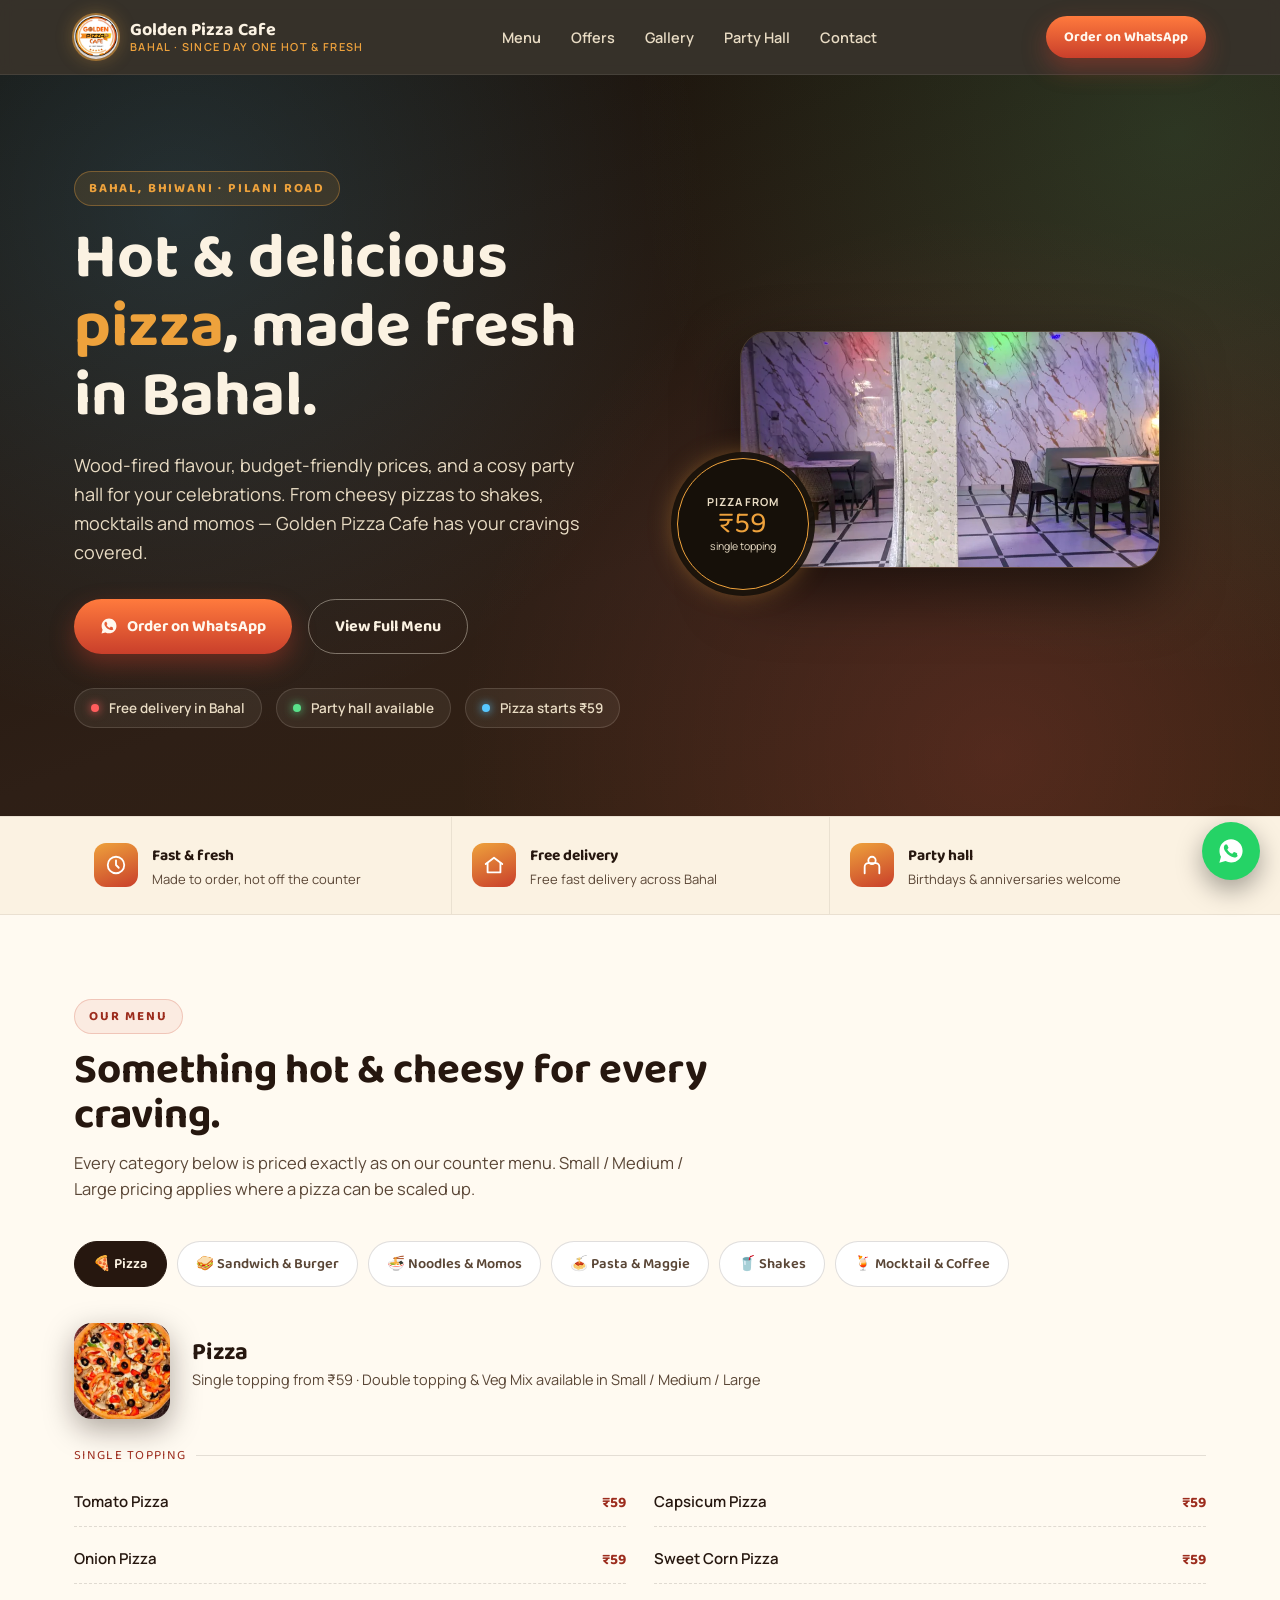
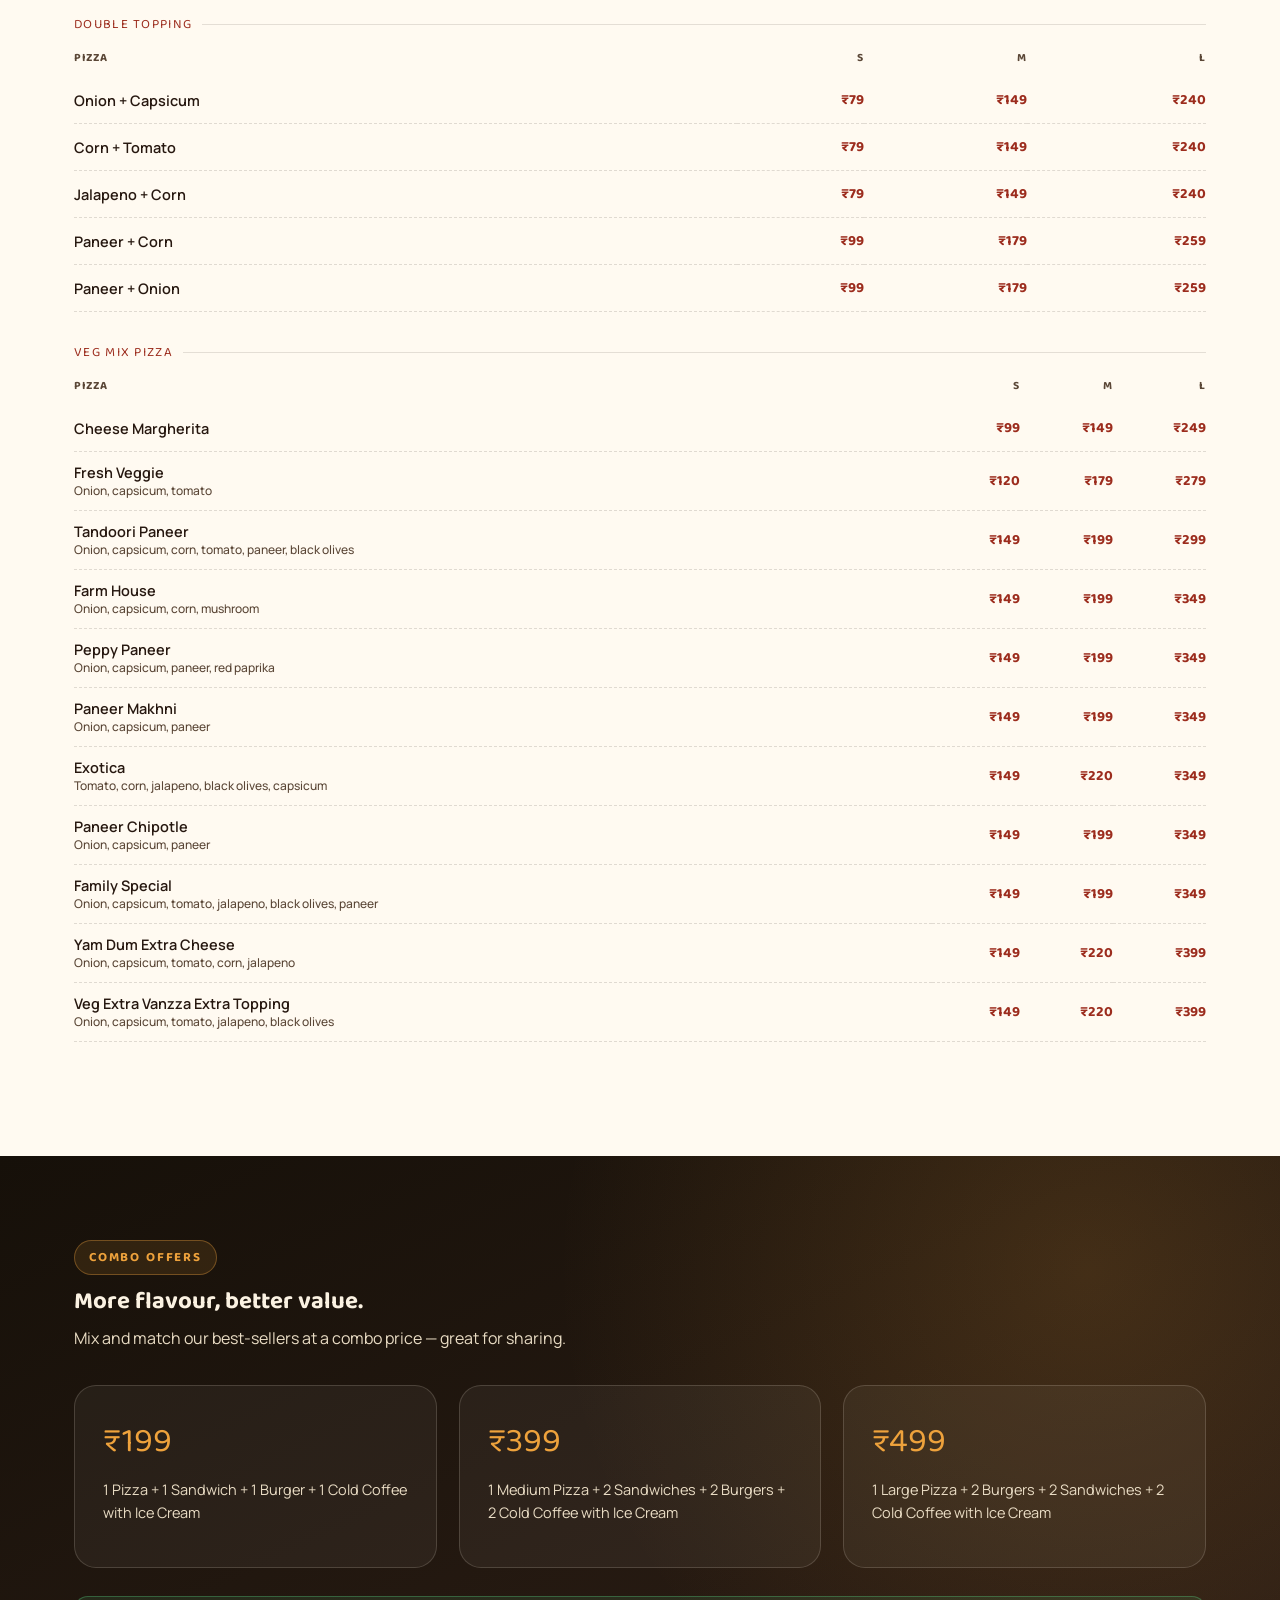
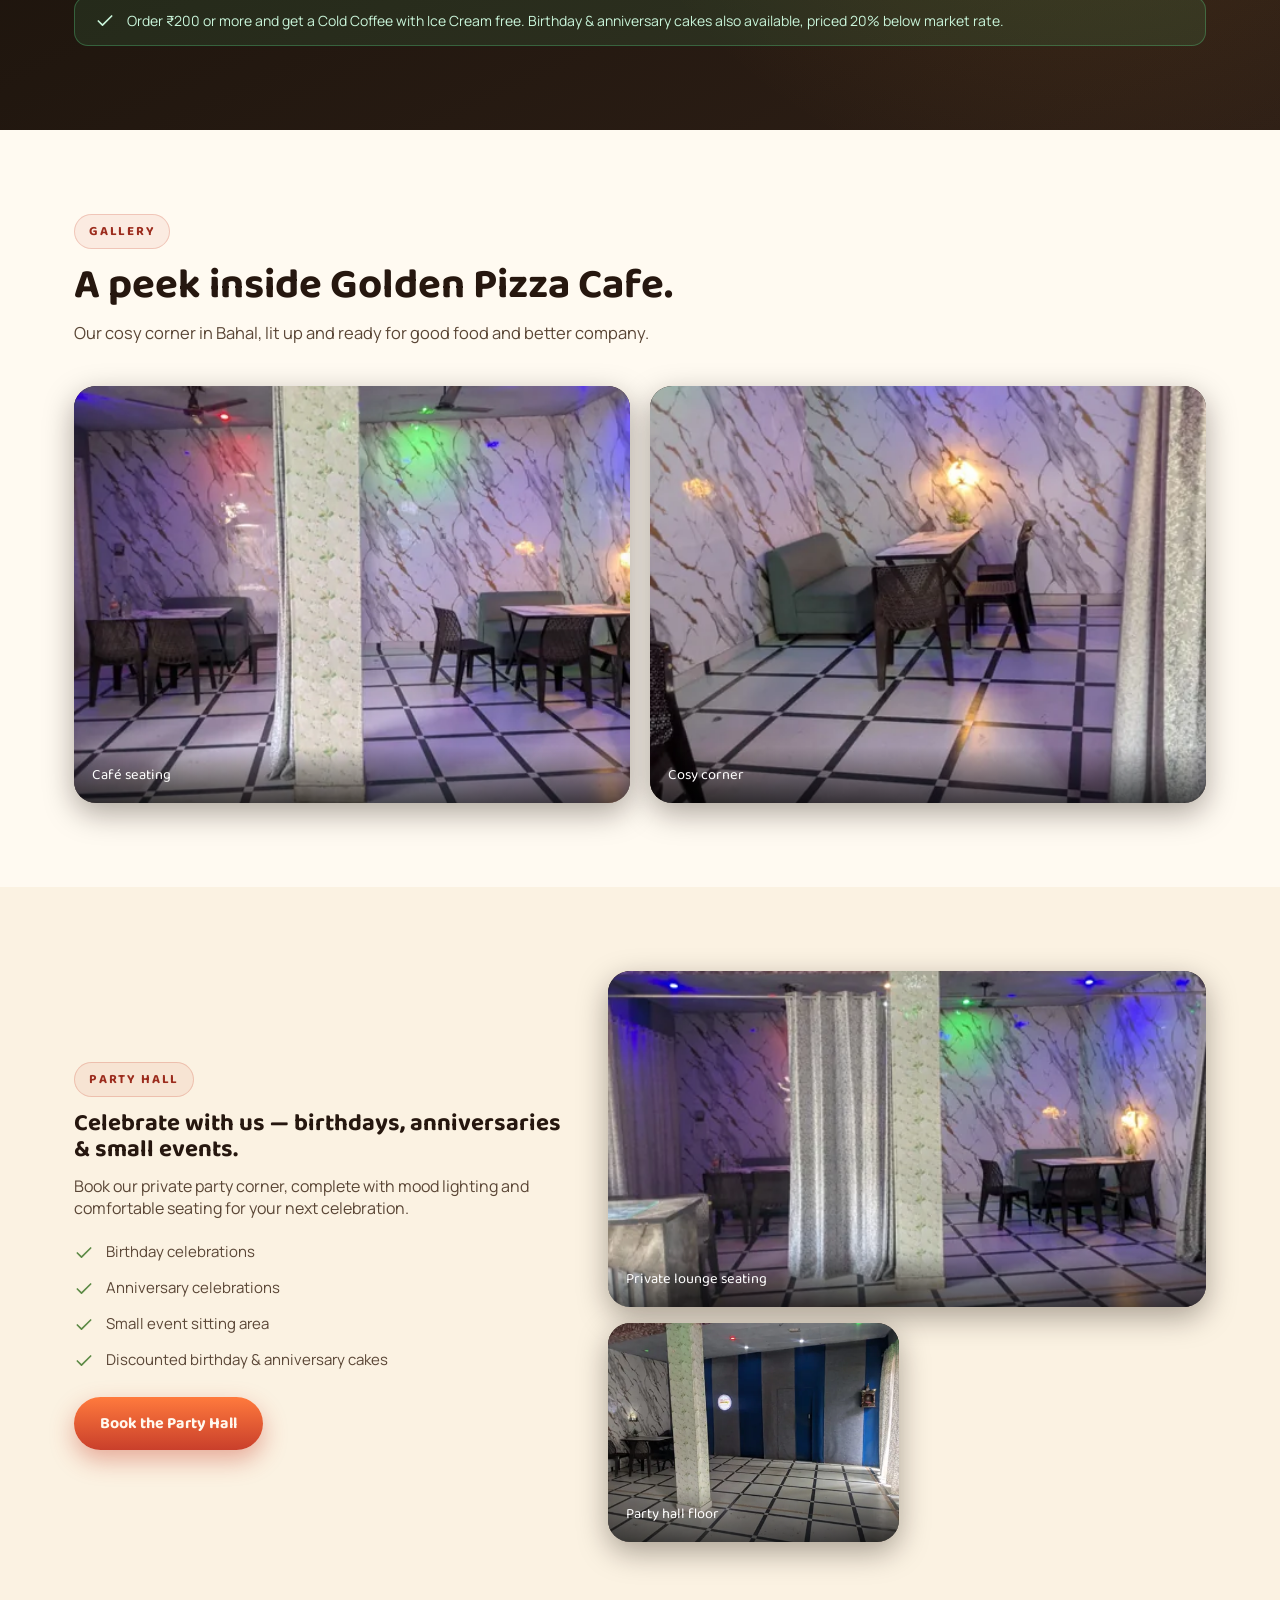
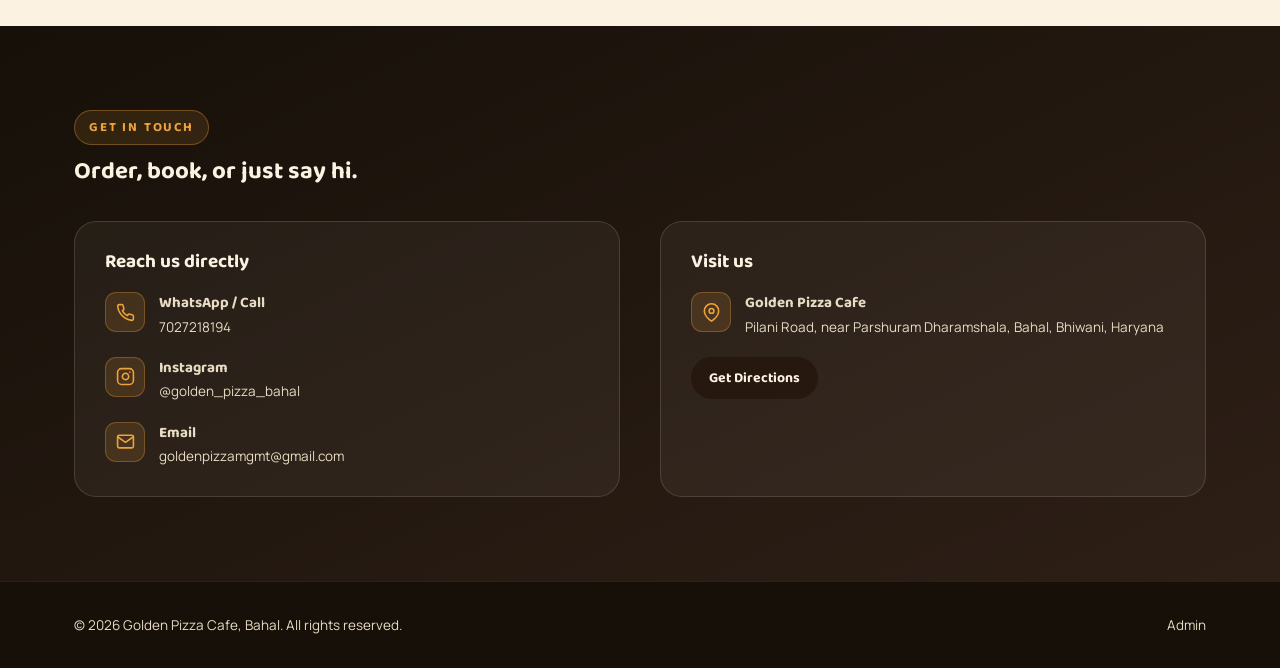
<file: index.html>
<!DOCTYPE html>
<html lang="en">
<head>
<meta charset="UTF-8">
<meta name="viewport" content="width=device-width, initial-scale=1.0">
<title>Golden Pizza Cafe — Bahal | Hot & Delicious Pizza, Party Hall Bookings</title>
<meta name="description" content="Golden Pizza Cafe, Bahal (Bhiwani) — pizza starting ₹59, sandwiches, burgers, noodles, momos, shakes & mocktails. Party hall available for birthdays & anniversaries. Order on WhatsApp: 7027218194.">
<link rel="icon" href="assets/brand/logo-120.png">
<link rel="stylesheet" href="styles.css">
</head>
<body>
<a href="#main" class="skip-link">Skip to content</a>

<!-- ============ NAV ============ -->
<header class="nav">
  <div class="container nav-row">
    <a href="#top" class="brand">
      <img src="assets/brand/logo-120.png" alt="Golden Pizza Cafe logo" width="44" height="44">
      <span class="brand-text">Golden Pizza Cafe<span>Bahal · Since Day One Hot &amp; Fresh</span></span>
    </a>
    <nav>
      <ul class="nav-links" id="navLinks">
        <li><a href="#menu">Menu</a></li>
        <li><a href="#combos">Offers</a></li>
        <li><a href="#gallery">Gallery</a></li>
        <li><a href="#party-hall">Party Hall</a></li>
        <li><a href="#contact">Contact</a></li>
        <li><a class="btn btn-primary btn-sm" href="https://wa.me/917027218194?text=Hi%20Golden%20Pizza%20Cafe%2C%20I%27d%20like%20to%20order" target="_blank" rel="noopener">Order on WhatsApp</a></li>
      </ul>
    </nav>
    <div class="nav-actions">
      <a class="btn btn-primary btn-sm" href="https://wa.me/917027218194?text=Hi%20Golden%20Pizza%20Cafe%2C%20I%27d%20like%20to%20order" target="_blank" rel="noopener">Order on WhatsApp</a>
      <button class="nav-toggle" id="navToggle" aria-label="Toggle menu" aria-expanded="false" aria-controls="navLinks">
        <svg viewBox="0 0 24 24" fill="none" stroke="currentColor" stroke-width="2" stroke-linecap="round"><line x1="3" y1="6" x2="21" y2="6"/><line x1="3" y1="12" x2="21" y2="12"/><line x1="3" y1="18" x2="21" y2="18"/></svg>
      </button>
    </div>
  </div>
</header>

<main id="main">
<!-- ============ HERO ============ -->
<section class="hero" id="top">
  <div class="container hero-grid">
    <div>
      <span class="eyebrow on-dark">Bahal, Bhiwani · Pilani Road</span>
      <h1>Hot &amp; delicious <em>pizza</em>, made fresh in Bahal.</h1>
      <p class="lead">Wood-fired flavour, budget-friendly prices, and a cosy party hall for your celebrations. From cheesy pizzas to shakes, mocktails and momos — Golden Pizza Cafe has your cravings covered.</p>
      <div class="hero-cta">
        <a class="btn btn-primary" href="https://wa.me/917027218194?text=Hi%20Golden%20Pizza%20Cafe%2C%20I%27d%20like%20to%20order" target="_blank" rel="noopener">
          <svg viewBox="0 0 24 24" fill="currentColor"><path d="M12.04 2C6.58 2 2.13 6.45 2.13 11.91c0 1.79.47 3.47 1.29 4.93L2 22l5.29-1.39a9.9 9.9 0 0 0 4.75 1.21h.01c5.46 0 9.9-4.45 9.9-9.91C21.95 6.45 17.5 2 12.04 2zm5.8 14.03c-.25.7-1.24 1.29-2.03 1.46-.55.11-1.26.2-3.65-.78-2.98-1.23-4.9-4.24-5.05-4.44-.15-.2-1.21-1.61-1.21-3.07s.75-2.18 1.02-2.48c.25-.28.55-.35.73-.35h.53c.17 0 .4-.03.63.48.25.55.85 1.9.92 2.04.07.14.12.31.02.5-.09.19-.14.31-.28.47-.14.16-.29.36-.42.48-.14.14-.28.29-.12.57.16.28.72 1.19 1.55 1.93 1.06.95 1.96 1.24 2.24 1.38.28.14.45.12.62-.07.17-.2.71-.83.9-1.11.19-.28.38-.24.63-.14.26.09 1.63.77 1.9.91.28.14.46.21.53.33.07.12.07.66-.18 1.36z"/></svg>
          Order on WhatsApp
        </a>
        <a class="btn btn-ghost" href="#menu">View Full Menu</a>
      </div>
      <div class="hero-badges">
        <span class="badge-chip"><span class="dot red"></span>Free delivery in Bahal</span>
        <span class="badge-chip"><span class="dot green"></span>Party hall available</span>
        <span class="badge-chip"><span class="dot blue"></span>Pizza starts ₹59</span>
      </div>
    </div>
    <div class="hero-visual">
      <div class="hero-photo-frame">
        <picture>
          <source type="image/webp" srcset="assets/hero/hero-bg-800.webp 800w, assets/hero/hero-bg-1200.webp 1200w, assets/hero/hero-bg-1600.webp 1600w, assets/hero/hero-bg-2000.webp 2000w" sizes="(max-width:600px) 90vw, 420px">
          <img src="assets/hero/hero-bg-1200.jpg" srcset="assets/hero/hero-bg-800.jpg 800w, assets/hero/hero-bg-1200.jpg 1200w, assets/hero/hero-bg-1600.jpg 1600w, assets/hero/hero-bg-2000.jpg 2000w" sizes="(max-width:600px) 90vw, 420px" alt="Seating area inside Golden Pizza Cafe, Bahal" loading="eager" width="1200" height="675">
        </picture>
      </div>
      <div class="hero-price-badge">
        <span class="top">Pizza from</span>
        <span class="amt">₹59</span>
        <span class="sub">single topping</span>
      </div>
    </div>
  </div>
</section>

<!-- ============ ABOUT STRIP ============ -->
<section class="strip" style="padding:0;">
  <div class="container">
    <div class="strip-item">
      <div class="strip-icon"><svg viewBox="0 0 24 24" fill="none" stroke="currentColor" stroke-width="2" stroke-linecap="round" stroke-linejoin="round"><circle cx="12" cy="12" r="9"/><path d="M12 7v5l3 3"/></svg></div>
      <div><strong>Fast &amp; fresh</strong><span>Made to order, hot off the counter</span></div>
    </div>
    <div class="strip-item">
      <div class="strip-icon"><svg viewBox="0 0 24 24" fill="none" stroke="currentColor" stroke-width="2" stroke-linecap="round" stroke-linejoin="round"><path d="M3 11l9-7 9 7"/><path d="M5 10v10h14V10"/></svg></div>
      <div><strong>Free delivery</strong><span>Free fast delivery across Bahal</span></div>
    </div>
    <div class="strip-item">
      <div class="strip-icon"><svg viewBox="0 0 24 24" fill="none" stroke="currentColor" stroke-width="2" stroke-linecap="round" stroke-linejoin="round"><path d="M4 21v-7a4 4 0 014-4h8a4 4 0 014 4v7"/><circle cx="12" cy="7" r="4"/></svg></div>
      <div><strong>Party hall</strong><span>Birthdays &amp; anniversaries welcome</span></div>
    </div>
  </div>
</section>

<!-- ============ MENU ============ -->
<section class="menu" id="menu">
  <div class="container">
    <div class="section-head">
      <span class="eyebrow">Our Menu</span>
      <h2>Something hot &amp; cheesy for every craving.</h2>
      <p>Every category below is priced exactly as on our counter menu. Small / Medium / Large pricing applies where a pizza can be scaled up.</p>
    </div>

    <div class="menu-tabs" role="tablist" aria-label="Menu categories">
      <button class="menu-tab active" data-tab="pizza" role="tab" aria-selected="true">🍕 Pizza</button>
      <button class="menu-tab" data-tab="sandwich" role="tab" aria-selected="false">🥪 Sandwich &amp; Burger</button>
      <button class="menu-tab" data-tab="noodles" role="tab" aria-selected="false">🍜 Noodles &amp; Momos</button>
      <button class="menu-tab" data-tab="pasta" role="tab" aria-selected="false">🍝 Pasta &amp; Maggie</button>
      <button class="menu-tab" data-tab="shakes" role="tab" aria-selected="false">🥤 Shakes</button>
      <button class="menu-tab" data-tab="mocktail" role="tab" aria-selected="false">🍹 Mocktail &amp; Coffee</button>
    </div>

    <!-- PIZZA -->
    <div class="menu-panel active" data-panel="pizza">
      <div class="menu-panel-head">
        <div class="menu-panel-photo">
          <picture>
            <source type="image/webp" srcset="assets/menu/pizza-300.webp 300w, assets/menu/pizza-500.webp 500w" sizes="96px">
            <img src="assets/menu/pizza-300.jpg" srcset="assets/menu/pizza-300.jpg 300w, assets/menu/pizza-500.jpg 500w" sizes="96px" alt="Golden Pizza Cafe veg mix pizza with olives, capsicum and tomato" loading="lazy" width="300" height="300">
          </picture>
        </div>
        <div>
          <h3>Pizza</h3>
          <p>Single topping from ₹59 · Double topping &amp; Veg Mix available in Small / Medium / Large</p>
        </div>
      </div>

      <div class="menu-group">
        <div class="menu-group-title">Single Topping</div>
        <ul class="menu-list">
          <li><span class="menu-item-name">Tomato Pizza</span><span class="menu-item-price">₹59</span></li>
          <li><span class="menu-item-name">Capsicum Pizza</span><span class="menu-item-price">₹59</span></li>
          <li><span class="menu-item-name">Onion Pizza</span><span class="menu-item-price">₹59</span></li>
          <li><span class="menu-item-name">Sweet Corn Pizza</span><span class="menu-item-price">₹59</span></li>
        </ul>
      </div>

      <div class="menu-group">
        <div class="menu-group-title">Double Topping</div>
        <table class="price-table">
          <thead><tr><th>Pizza</th><th>S</th><th>M</th><th>L</th></tr></thead>
          <tbody>
            <tr><td>Onion + Capsicum</td><td>₹79</td><td>₹149</td><td>₹240</td></tr>
            <tr><td>Corn + Tomato</td><td>₹79</td><td>₹149</td><td>₹240</td></tr>
            <tr><td>Jalapeno + Corn</td><td>₹79</td><td>₹149</td><td>₹240</td></tr>
            <tr><td>Paneer + Corn</td><td>₹99</td><td>₹179</td><td>₹259</td></tr>
            <tr><td>Paneer + Onion</td><td>₹99</td><td>₹179</td><td>₹259</td></tr>
          </tbody>
        </table>
      </div>

      <div class="menu-group">
        <div class="menu-group-title">Veg Mix Pizza</div>
        <table class="price-table">
          <thead><tr><th>Pizza</th><th>S</th><th>M</th><th>L</th></tr></thead>
          <tbody>
            <tr><td>Cheese Margherita</td><td>₹99</td><td>₹149</td><td>₹249</td></tr>
            <tr><td>Fresh Veggie <small>Onion, capsicum, tomato</small></td><td>₹120</td><td>₹179</td><td>₹279</td></tr>
            <tr><td>Tandoori Paneer <small>Onion, capsicum, corn, tomato, paneer, black olives</small></td><td>₹149</td><td>₹199</td><td>₹299</td></tr>
            <tr><td>Farm House <small>Onion, capsicum, corn, mushroom</small></td><td>₹149</td><td>₹199</td><td>₹349</td></tr>
            <tr><td>Peppy Paneer <small>Onion, capsicum, paneer, red paprika</small></td><td>₹149</td><td>₹199</td><td>₹349</td></tr>
            <tr><td>Paneer Makhni <small>Onion, capsicum, paneer</small></td><td>₹149</td><td>₹199</td><td>₹349</td></tr>
            <tr><td>Exotica <small>Tomato, corn, jalapeno, black olives, capsicum</small></td><td>₹149</td><td>₹220</td><td>₹349</td></tr>
            <tr><td>Paneer Chipotle <small>Onion, capsicum, paneer</small></td><td>₹149</td><td>₹199</td><td>₹349</td></tr>
            <tr><td>Family Special <small>Onion, capsicum, tomato, jalapeno, black olives, paneer</small></td><td>₹149</td><td>₹199</td><td>₹349</td></tr>
            <tr><td>Yam Dum Extra Cheese <small>Onion, capsicum, tomato, corn, jalapeno</small></td><td>₹149</td><td>₹220</td><td>₹399</td></tr>
            <tr><td>Veg Extra Vanzza Extra Topping <small>Onion, capsicum, tomato, jalapeno, black olives</small></td><td>₹149</td><td>₹220</td><td>₹399</td></tr>
          </tbody>
        </table>
      </div>
    </div>

    <!-- SANDWICH & BURGER -->
    <div class="menu-panel" data-panel="sandwich">
      <div class="menu-panel-head">
        <div class="menu-panel-photo">
          <picture>
            <source type="image/webp" srcset="assets/menu/burger-300.webp 300w, assets/menu/burger-500.webp 500w" sizes="96px">
            <img src="assets/menu/burger-300.jpg" srcset="assets/menu/burger-300.jpg 300w, assets/menu/burger-500.jpg 500w" sizes="96px" alt="Golden Pizza Cafe burgers with fries" loading="lazy" width="300" height="300">
          </picture>
        </div>
        <div>
          <h3>Sandwich &amp; Burger</h3>
          <p>Loaded sandwiches and juicy burgers, grilled fresh</p>
        </div>
      </div>

      <div class="menu-group">
        <div class="menu-group-title">Sandwich</div>
        <ul class="menu-list">
          <li><span class="menu-item-name">Veg Sandwich</span><span class="menu-item-price">₹69</span></li>
          <li><span class="menu-item-name">American Veg Sandwich</span><span class="menu-item-price">₹79</span></li>
          <li><span class="menu-item-name">Tandoori Paneer Sandwich</span><span class="menu-item-price">₹99</span></li>
          <li><span class="menu-item-name">Paneer Makhni Sandwich</span><span class="menu-item-price">₹120</span></li>
          <li><span class="menu-item-name">Paneer Chipotle Sandwich</span><span class="menu-item-price">₹120</span></li>
          <li><span class="menu-item-name">Golden Pizza Special Sandwich</span><span class="menu-item-price">₹130</span></li>
        </ul>
      </div>

      <div class="menu-group">
        <div class="menu-group-title">Burger</div>
        <ul class="menu-list">
          <li><span class="menu-item-name">Veg Burger</span><span class="menu-item-price">₹39</span></li>
          <li><span class="menu-item-name">Aloo Tikki Burger</span><span class="menu-item-price">₹49</span></li>
          <li><span class="menu-item-name">Veg Tikki Burger</span><span class="menu-item-price">₹59</span></li>
          <li><span class="menu-item-name">Paneer Burger</span><span class="menu-item-price">₹69</span></li>
          <li><span class="menu-item-name">Tandoori Burger</span><span class="menu-item-price">₹69</span></li>
          <li><span class="menu-item-name">Makhni Burger</span><span class="menu-item-price">₹79</span></li>
        </ul>
      </div>

      <div class="menu-group">
        <div class="menu-group-title">Mini Bites <small style="text-transform:none; letter-spacing:0; color:var(--ink-soft); font-weight:500;">(half / small portions)</small></div>
        <ul class="menu-list">
          <li><span class="menu-item-name">Simple Burger</span><span class="menu-item-price">₹25</span></li>
          <li><span class="menu-item-name">Aloo Tikki Burger (mini)</span><span class="menu-item-price">₹30</span></li>
          <li><span class="menu-item-name">Finger Chips <small>Half / Full</small></span><span class="menu-item-price">₹30 <span class="sizes">/ ₹50</span></span></li>
          <li><span class="menu-item-name">Chowmein <small>Half / Full</small></span><span class="menu-item-price">₹30 <span class="sizes">/ ₹50</span></span></li>
          <li><span class="menu-item-name">Momos <small>Half / Full</small></span><span class="menu-item-price">₹30 <span class="sizes">/ ₹60</span></span></li>
        </ul>
      </div>
    </div>

    <!-- NOODLES & MOMOS -->
    <div class="menu-panel" data-panel="noodles">
      <div class="menu-panel-head">
        <div class="menu-panel-photo">
          <picture>
            <source type="image/webp" srcset="assets/menu/noodles-300.webp 300w, assets/menu/noodles-500.webp 500w" sizes="96px">
            <img src="assets/menu/noodles-300.jpg" srcset="assets/menu/noodles-300.jpg 300w, assets/menu/noodles-500.jpg 500w" sizes="96px" alt="Chinese noodles loaded with vegetables at Golden Pizza Cafe" loading="lazy" width="300" height="300">
          </picture>
        </div>
        <div>
          <h3>Noodles, Momos &amp; Starters</h3>
          <p>Wok-tossed Indo-Chinese favourites</p>
        </div>
      </div>

      <div class="menu-group">
        <div class="menu-group-title">Noodles</div>
        <ul class="menu-list">
          <li><span class="menu-item-name">Chinese Noodle</span><span class="menu-item-price">₹59</span></li>
          <li><span class="menu-item-name">Paneer Noodles</span><span class="menu-item-price">₹79</span></li>
          <li><span class="menu-item-name">Manchurian</span><span class="menu-item-price">₹79</span></li>
          <li><span class="menu-item-name">Chilli Potato</span><span class="menu-item-price">₹89</span></li>
        </ul>
      </div>

      <div class="menu-group">
        <div class="menu-group-title">Momos</div>
        <ul class="menu-list">
          <li><span class="menu-item-name">Steam Momos</span><span class="menu-item-price">₹59</span></li>
          <li><span class="menu-item-name">Fried Momos</span><span class="menu-item-price">₹69</span></li>
          <li><span class="menu-item-name">Gravy Momos</span><span class="menu-item-price">₹99</span></li>
        </ul>
      </div>

      <div class="menu-group">
        <div class="menu-group-title">Starters</div>
        <ul class="menu-list">
          <li><span class="menu-item-name">French Fries</span><span class="menu-item-price">₹69</span></li>
          <li><span class="menu-item-name">Piri Piri Fries</span><span class="menu-item-price">₹79</span></li>
          <li><span class="menu-item-name">Cheese Fries</span><span class="menu-item-price">₹99</span></li>
        </ul>
      </div>
    </div>

    <!-- PASTA & MAGGIE -->
    <div class="menu-panel" data-panel="pasta">
      <div class="menu-panel-head">
        <div>
          <h3>Pasta &amp; Maggie</h3>
          <p>Creamy sauces and comfort-food Maggie bowls</p>
        </div>
      </div>

      <div class="menu-group">
        <div class="menu-group-title">Pasta</div>
        <ul class="menu-list">
          <li><span class="menu-item-name">White Sauce Pasta</span><span class="menu-item-price">₹79</span></li>
          <li><span class="menu-item-name">Red Sauce Pasta</span><span class="menu-item-price">₹89</span></li>
          <li><span class="menu-item-name">Mix Sauce Pasta</span><span class="menu-item-price">₹120</span></li>
          <li><span class="menu-item-name">Makhni Sauce Pasta</span><span class="menu-item-price">₹149</span></li>
          <li><span class="menu-item-name">Tandoori Sauce Pasta</span><span class="menu-item-price">₹149</span></li>
        </ul>
      </div>

      <div class="menu-group">
        <div class="menu-group-title">Maggie</div>
        <ul class="menu-list">
          <li><span class="menu-item-name">Plain Maggie</span><span class="menu-item-price">₹39</span></li>
          <li><span class="menu-item-name">Veg Maggie</span><span class="menu-item-price">₹49</span></li>
          <li><span class="menu-item-name">Spice Tadka Maggie</span><span class="menu-item-price">₹59</span></li>
          <li><span class="menu-item-name">Maggie Mania</span><span class="menu-item-price">₹69</span></li>
        </ul>
      </div>
    </div>

    <!-- SHAKES -->
    <div class="menu-panel" data-panel="shakes">
      <div class="menu-panel-head">
        <div class="menu-panel-photo">
          <picture>
            <source type="image/webp" srcset="assets/menu/shakes-300.webp 300w, assets/menu/shakes-500.webp 500w" sizes="96px">
            <img src="assets/menu/shakes-300.jpg" srcset="assets/menu/shakes-300.jpg 300w, assets/menu/shakes-500.jpg 500w" sizes="96px" alt="Chocolate, strawberry and butterscotch shakes at Golden Pizza Cafe" loading="lazy" width="300" height="300">
          </picture>
        </div>
        <div>
          <h3>Shakes</h3>
          <p>Thick, creamy &amp; topped generously</p>
        </div>
      </div>
      <ul class="menu-list">
        <li><span class="menu-item-name">Banana Shake</span><span class="menu-item-price">₹49</span></li>
        <li><span class="menu-item-name">Strawberry Shake</span><span class="menu-item-price">₹59</span></li>
        <li><span class="menu-item-name">Blue Berry Shake</span><span class="menu-item-price">₹69</span></li>
        <li><span class="menu-item-name">Butter Scotch Shake</span><span class="menu-item-price">₹69</span></li>
        <li><span class="menu-item-name">Oreo Shake</span><span class="menu-item-price">₹79</span></li>
      </ul>
    </div>

    <!-- MOCKTAIL & COFFEE -->
    <div class="menu-panel" data-panel="mocktail">
      <div class="menu-panel-head">
        <div class="menu-panel-photo">
          <picture>
            <source type="image/webp" srcset="assets/menu/mocktail-300.webp 300w, assets/menu/mocktail-500.webp 500w" sizes="96px">
            <img src="assets/menu/mocktail-300.jpg" srcset="assets/menu/mocktail-300.jpg 300w, assets/menu/mocktail-500.jpg 500w" sizes="96px" alt="Colourful mocktails and mojitos at Golden Pizza Cafe" loading="lazy" width="300" height="300">
          </picture>
        </div>
        <div>
          <h3>Mocktail, Mojito &amp; Coffee</h3>
          <p>Cool sips and hot coffee, any time of day</p>
        </div>
      </div>

      <div class="menu-group">
        <div class="menu-group-title">Mocktail / Mojito</div>
        <ul class="menu-list">
          <li><span class="menu-item-name">Strawberry</span><span class="menu-item-price">₹49</span></li>
          <li><span class="menu-item-name">Mint Mojito</span><span class="menu-item-price">₹59</span></li>
          <li><span class="menu-item-name">Green Apple</span><span class="menu-item-price">₹69</span></li>
          <li><span class="menu-item-name">Lemon Tea</span><span class="menu-item-price">₹69</span></li>
        </ul>
      </div>

      <div class="menu-group">
        <div class="menu-group-title">Coffee</div>
        <ul class="menu-list">
          <li><span class="menu-item-name">Hot Coffee</span><span class="menu-item-price">₹39</span></li>
          <li><span class="menu-item-name">Cold Coffee</span><span class="menu-item-price">₹59</span></li>
          <li><span class="menu-item-name">Cold Coffee + Ice Cream</span><span class="menu-item-price">₹79</span></li>
        </ul>
      </div>
    </div>

  </div>
</section>

<!-- ============ COMBOS ============ -->
<section class="combo" id="combos">
  <div class="container">
    <span class="eyebrow on-dark">Combo Offers</span>
    <h2 style="color:var(--cream); margin-top:14px;">More flavour, better value.</h2>
    <p style="color:var(--cream-dim); margin-top:12px; max-width:560px;">Mix and match our best-sellers at a combo price — great for sharing.</p>

    <div class="combo-grid">
      <div class="combo-card">
        <div class="price">₹199</div>
        <p>1 Pizza + 1 Sandwich + 1 Burger + 1 Cold Coffee with Ice Cream</p>
      </div>
      <div class="combo-card">
        <div class="price">₹399</div>
        <p>1 Medium Pizza + 2 Sandwiches + 2 Burgers + 2 Cold Coffee with Ice Cream</p>
      </div>
      <div class="combo-card">
        <div class="price">₹499</div>
        <p>1 Large Pizza + 2 Burgers + 2 Sandwiches + 2 Cold Coffee with Ice Cream</p>
      </div>
    </div>

    <div class="combo-note">
      <svg width="20" height="20" viewBox="0 0 24 24" fill="none" stroke="currentColor" stroke-width="2" stroke-linecap="round" stroke-linejoin="round"><path d="M20 6L9 17l-5-5"/></svg>
      Order ₹200 or more and get a Cold Coffee with Ice Cream free. Birthday &amp; anniversary cakes also available, priced 20% below market rate.
    </div>
  </div>
</section>

<!-- ============ GALLERY ============ -->
<section id="gallery">
  <div class="container">
    <div class="section-head">
      <span class="eyebrow">Gallery</span>
      <h2>A peek inside Golden Pizza Cafe.</h2>
      <p>Our cosy corner in Bahal, lit up and ready for good food and better company.</p>
    </div>
    <div class="photo-grid" id="galleryGrid"></div>
  </div>
</section>

<!-- ============ PARTY HALL ============ -->
<section class="party" id="party-hall">
  <div class="container party-layout">
    <div class="party-copy">
      <span class="eyebrow">Party Hall</span>
      <h2 style="margin-top:14px;">Celebrate with us — birthdays, anniversaries &amp; small events.</h2>
      <p style="color:var(--ink-soft); margin-top:12px;">Book our private party corner, complete with mood lighting and comfortable seating for your next celebration.</p>
      <ul>
        <li><svg viewBox="0 0 24 24" fill="none" stroke="currentColor" stroke-width="2" stroke-linecap="round" stroke-linejoin="round"><path d="M20 6L9 17l-5-5"/></svg>Birthday celebrations</li>
        <li><svg viewBox="0 0 24 24" fill="none" stroke="currentColor" stroke-width="2" stroke-linecap="round" stroke-linejoin="round"><path d="M20 6L9 17l-5-5"/></svg>Anniversary celebrations</li>
        <li><svg viewBox="0 0 24 24" fill="none" stroke="currentColor" stroke-width="2" stroke-linecap="round" stroke-linejoin="round"><path d="M20 6L9 17l-5-5"/></svg>Small event sitting area</li>
        <li><svg viewBox="0 0 24 24" fill="none" stroke="currentColor" stroke-width="2" stroke-linecap="round" stroke-linejoin="round"><path d="M20 6L9 17l-5-5"/></svg>Discounted birthday &amp; anniversary cakes</li>
      </ul>
      <a class="btn btn-primary" style="margin-top:26px;" href="https://wa.me/917027218194?text=Hi%2C%20I%27d%20like%20to%20book%20the%20party%20hall%20at%20Golden%20Pizza%20Cafe" target="_blank" rel="noopener">Book the Party Hall</a>
    </div>
    <div class="party-photos" id="partyGrid"></div>
  </div>
</section>

<!-- ============ CONTACT ============ -->
<section class="contact" id="contact">
  <div class="container">
    <span class="eyebrow on-dark">Get in touch</span>
    <h2 style="color:var(--cream); margin-top:14px;">Order, book, or just say hi.</h2>

    <div class="contact-grid" style="margin-top:36px;">
      <div class="contact-card">
        <h3 style="color:var(--cream); font-size:19px; margin-bottom:18px;">Reach us directly</h3>
        <ul class="contact-list">
          <li>
            <a href="https://wa.me/917027218194" target="_blank" rel="noopener">
              <span class="ic"><svg viewBox="0 0 24 24" fill="none" stroke="currentColor" stroke-width="2" stroke-linecap="round" stroke-linejoin="round"><path d="M22 16.92v3a2 2 0 01-2.18 2 19.79 19.79 0 01-8.63-3.07 19.5 19.5 0 01-6-6 19.79 19.79 0 01-3.07-8.67A2 2 0 014.11 2h3a2 2 0 012 1.72c.127.96.361 1.903.7 2.81a2 2 0 01-.45 2.11L8.09 9.91a16 16 0 006 6l1.27-1.27a2 2 0 012.11-.45c.907.339 1.85.573 2.81.7A2 2 0 0122 16.92z"/></svg></span>
              <span><strong>WhatsApp / Call</strong><span>7027218194</span></span>
            </a>
          </li>
          <li>
            <a href="https://instagram.com/golden_pizza_bahal" target="_blank" rel="noopener">
              <span class="ic"><svg viewBox="0 0 24 24" fill="none" stroke="currentColor" stroke-width="2" stroke-linecap="round" stroke-linejoin="round"><rect x="2" y="2" width="20" height="20" rx="5"/><path d="M16 11.37A4 4 0 1112.63 8 4 4 0 0116 11.37z"/><line x1="17.5" y1="6.5" x2="17.51" y2="6.5"/></svg></span>
              <span><strong>Instagram</strong><span>@golden_pizza_bahal</span></span>
            </a>
          </li>
          <li>
            <a href="mailto:goldenpizzamgmt@gmail.com">
              <span class="ic"><svg viewBox="0 0 24 24" fill="none" stroke="currentColor" stroke-width="2" stroke-linecap="round" stroke-linejoin="round"><path d="M4 4h16v16H4z" opacity="0"/><path d="M22 6l-10 7L2 6"/><rect x="2" y="4" width="20" height="16" rx="2"/></svg></span>
              <span><strong>Email</strong><span>goldenpizzamgmt@gmail.com</span></span>
            </a>
          </li>
        </ul>
      </div>

      <div class="contact-card">
        <h3 style="color:var(--cream); font-size:19px; margin-bottom:18px;">Visit us</h3>
        <ul class="contact-list">
          <li>
            <div>
              <span class="ic"><svg viewBox="0 0 24 24" fill="none" stroke="currentColor" stroke-width="2" stroke-linecap="round" stroke-linejoin="round"><path d="M21 10c0 7-9 13-9 13s-9-6-9-13a9 9 0 0118 0z"/><circle cx="12" cy="10" r="3"/></svg></span>
              <span><strong>Golden Pizza Cafe</strong><span>Pilani Road, near Parshuram Dharamshala, Bahal, Bhiwani, Haryana</span></span>
            </div>
          </li>
        </ul>
        <a class="btn btn-dark btn-sm" style="margin-top:20px;" href="https://www.google.com/maps/search/?api=1&query=Golden+Pizza+Cafe+Pilani+Road+Bahal+Bhiwani" target="_blank" rel="noopener">Get Directions</a>
      </div>
    </div>
  </div>
</section>
</main>

<footer>
  <div class="container footer-row">
    <span>© <span id="year"></span> Golden Pizza Cafe, Bahal. All rights reserved.</span>
    <a href="admin/index.html">Admin</a>
  </div>
</footer>

<a class="wa-float" href="https://wa.me/917027218194?text=Hi%20Golden%20Pizza%20Cafe%2C%20I%27d%20like%20to%20order" target="_blank" rel="noopener" aria-label="Order on WhatsApp">
  <svg viewBox="0 0 24 24" fill="currentColor"><path d="M12.04 2C6.58 2 2.13 6.45 2.13 11.91c0 1.79.47 3.47 1.29 4.93L2 22l5.29-1.39a9.9 9.9 0 0 0 4.75 1.21h.01c5.46 0 9.9-4.45 9.9-9.91C21.95 6.45 17.5 2 12.04 2zm5.8 14.03c-.25.7-1.24 1.29-2.03 1.46-.55.11-1.26.2-3.65-.78-2.98-1.23-4.9-4.24-5.05-4.44-.15-.2-1.21-1.61-1.21-3.07s.75-2.18 1.02-2.48c.25-.28.55-.35.73-.35h.53c.17 0 .4-.03.63.48.25.55.85 1.9.92 2.04.07.14.12.31.02.5-.09.19-.14.31-.28.47-.14.16-.29.36-.42.48-.14.14-.28.29-.12.57.16.28.72 1.19 1.55 1.93 1.06.95 1.96 1.24 2.24 1.38.28.14.45.12.62-.07.17-.2.71-.83.9-1.11.19-.28.38-.24.63-.14.26.09 1.63.77 1.9.91.28.14.46.21.53.33.07.12.07.66-.18 1.36z"/></svg>
</a>

<script src="images-data.js"></script>
<script src="script.js"></script>
</body>
</html>
</file>
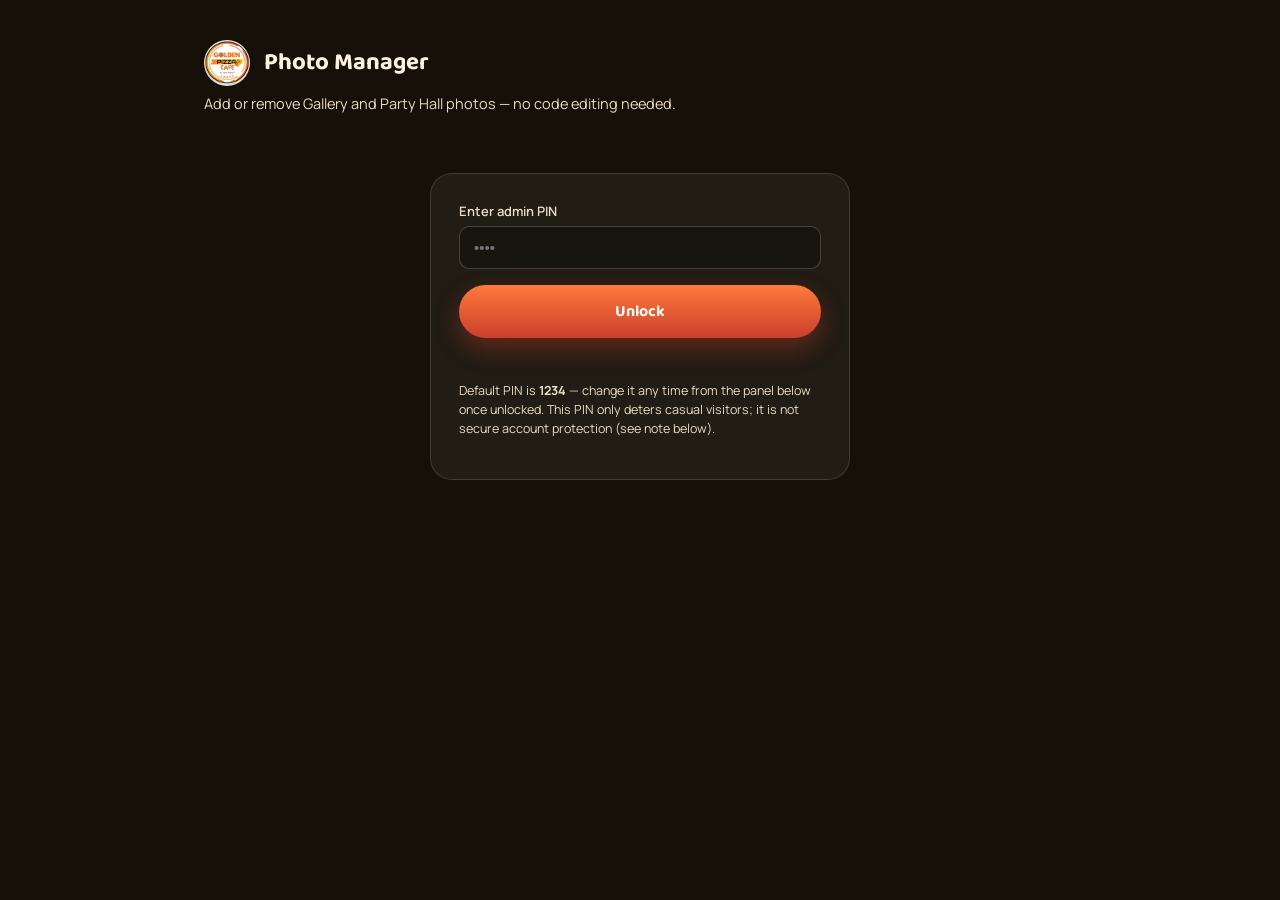
<file: admin/index.html>
<!DOCTYPE html>
<html lang="en">
<head>
<meta charset="UTF-8">
<meta name="viewport" content="width=device-width, initial-scale=1.0">
<title>Photo Manager — Golden Pizza Cafe Admin</title>
<meta name="robots" content="noindex, nofollow">
<link rel="icon" href="../assets/brand/logo-120.png">
<link rel="stylesheet" href="../styles.css">
<style>
  body{background:var(--charcoal-1);}
  .admin-wrap{max-width:920px; margin:0 auto; padding:40px 24px 80px;}
  .admin-head{display:flex; align-items:center; gap:14px; margin-bottom:8px;}
  .admin-head img{width:46px; height:46px; border-radius:50%;}
  .admin-head h1{color:var(--cream); font-size:24px;}
  .admin-sub{color:var(--cream-dim); font-size:14.5px; margin:0 0 30px;}
  .lock-card, .panel-card{
    background:rgba(251,242,226,0.05); border:1px solid rgba(251,242,226,0.14);
    border-radius:var(--radius-lg); padding:28px; margin-bottom:26px;
  }
  .lock-card{max-width:420px; margin:60px auto;}
  .field{margin-bottom:16px;}
  .field label{display:block; font-size:13px; color:var(--cream-dim); margin-bottom:6px; font-weight:600;}
  .field input[type="password"], .field input[type="text"]{
    width:100%; padding:12px 14px; border-radius:10px; border:1px solid rgba(251,242,226,0.2);
    background:rgba(0,0,0,0.25); color:var(--cream); font-size:15px;
  }
  .notice{
    font-size:13px; line-height:1.6; color:var(--cream-dim);
    background:rgba(87,199,255,0.08); border:1px solid rgba(87,199,255,0.25);
    padding:14px 16px; border-radius:12px; margin-bottom:24px;
  }
  .panel-card h2{color:var(--cream); font-size:19px; margin-bottom:4px;}
  .panel-card .hint{color:var(--cream-dim); font-size:13.5px; margin:0 0 18px;}
  .thumb-grid{display:grid; grid-template-columns:repeat(auto-fill,minmax(140px,1fr)); gap:14px; margin-bottom:20px;}
  .thumb{
    position:relative; border-radius:12px; overflow:hidden; aspect-ratio:4/3; background:#000;
    border:1px solid rgba(251,242,226,0.14);
  }
  .thumb img{width:100%; height:100%; object-fit:cover;}
  .thumb .tag{position:absolute; top:6px; left:6px; font-size:10px; font-weight:700; padding:3px 8px; border-radius:999px; background:rgba(0,0,0,0.55); color:var(--cream);}
  .thumb .remove-btn{
    position:absolute; top:6px; right:6px; width:26px; height:26px; border-radius:50%;
    background:rgba(0,0,0,0.6); color:#fff; border:none; cursor:pointer; display:flex; align-items:center; justify-content:center;
  }
  .thumb .remove-btn:hover{background:var(--tomato);}
  .upload-row{display:flex; gap:12px; flex-wrap:wrap; align-items:center;}
  .file-btn{
    display:inline-flex; align-items:center; gap:8px; padding:12px 20px; border-radius:999px;
    background:var(--gold); color:var(--ink); font-family:'Baloo 2',sans-serif; font-weight:700; cursor:pointer; font-size:14.5px;
  }
  .file-btn input{display:none;}
  .status-msg{font-size:13.5px; margin-top:12px; min-height:18px;}
  .status-msg.ok{color:var(--neon-green);}
  .status-msg.err{color:var(--neon-red);}
  .top-actions{display:flex; justify-content:space-between; align-items:center; margin-bottom:24px; flex-wrap:wrap; gap:12px;}
</style>
</head>
<body>
<div class="admin-wrap">

  <div class="admin-head">
    <img src="../assets/brand/logo-120.png" alt="Golden Pizza Cafe logo">
    <h1>Photo Manager</h1>
  </div>
  <p class="admin-sub">Add or remove Gallery and Party Hall photos — no code editing needed.</p>

  <!-- ===== Simple lock screen ===== -->
  <div class="lock-card" id="lockCard">
    <div class="field">
      <label for="pinInput">Enter admin PIN</label>
      <input type="password" id="pinInput" placeholder="••••" inputmode="numeric" autocomplete="off">
    </div>
    <button class="btn btn-primary" id="unlockBtn" style="width:100%;">Unlock</button>
    <p class="status-msg" id="lockStatus"></p>
    <p style="color:var(--cream-dim); font-size:12.5px; margin-top:14px; line-height:1.5;">
      Default PIN is <strong>1234</strong> — change it any time from the panel below once unlocked. This PIN only deters casual visitors; it is not secure account protection (see note below).
    </p>
  </div>

  <!-- ===== Main admin panel (hidden until unlocked) ===== -->
  <div id="adminPanel" style="display:none;">

    <div class="notice">
      <strong>How this works:</strong> photos you add here are saved in <em>this browser</em> on <em>this device</em> and will appear on the website whenever it's opened in this same browser. They won't automatically appear for other visitors on their own phones, since this is a code-free static site with no shared database. Use this to manage what you see, or ask your developer to connect real photo storage if you need every visitor to see updates instantly.
    </div>

    <div class="top-actions">
      <a href="../index.html" class="btn btn-ghost btn-sm">← Back to website</a>
      <div style="display:flex; gap:10px;">
        <button class="btn btn-dark btn-sm" id="changePinBtn">Change PIN</button>
        <button class="btn btn-dark btn-sm" id="resetBtn">Reset to defaults</button>
      </div>
    </div>

    <!-- Gallery -->
    <div class="panel-card">
      <h2>Gallery photos</h2>
      <p class="hint">Shown in the Gallery section of the website only.</p>
      <div class="thumb-grid" id="galleryThumbs"></div>
      <label class="file-btn">
        + Add gallery photo
        <input type="file" accept="image/*" id="galleryUpload">
      </label>
      <p class="status-msg" id="galleryStatus"></p>
    </div>

    <!-- Party Hall -->
    <div class="panel-card">
      <h2>Party Hall photos</h2>
      <p class="hint">Shown in the Party Hall section of the website only.</p>
      <div class="thumb-grid" id="partyThumbs"></div>
      <label class="file-btn">
        + Add party hall photo
        <input type="file" accept="image/*" id="partyUpload">
      </label>
      <p class="status-msg" id="partyStatus"></p>
    </div>

  </div>
</div>

<script src="../images-data.js"></script>
<script src="admin.js"></script>
</body>
</html>
</file>
<file: styles.css>
/* =========================================================
   GOLDEN PIZZA CAFE — stylesheet
   Design language: warm charcoal stone + amber/tomato/basil
   accents, echoing the cafe's own poster art and its real
   neon party-corner lighting (red / green / blue glow).
   ========================================================= */

@import url('https://fonts.googleapis.com/css2?family=Baloo+2:wght@500;600;700;800&family=Manrope:wght@400;500;600;700;800&display=swap');

:root{
  --charcoal-1:#161009;
  --charcoal-2:#221710;
  --charcoal-3:#2e1f16;
  --stone-line:rgba(255,255,255,0.07);
  --cream:#fbf2e2;
  --cream-dim:#e9dcc4;
  --paper:#fffaf1;
  --ink:#26170f;
  --ink-soft:#5a4636;
  --gold:#eea23c;
  --gold-deep:#c97f1f;
  --tomato:#c93f2b;
  --tomato-deep:#9c2c1d;
  --basil:#5c8a45;
  --neon-red:#ff5d5d;
  --neon-green:#59e28a;
  --neon-blue:#57c7ff;
  --radius-lg:22px;
  --radius-md:14px;
  --radius-sm:8px;
  --shadow-soft:0 10px 30px rgba(20,10,4,0.35);
  --container:1180px;
}

*,*::before,*::after{box-sizing:border-box;}
html{scroll-behavior:smooth;}
@media (prefers-reduced-motion: reduce){
  html{scroll-behavior:auto;}
  *,*::before,*::after{animation-duration:0.01ms !important; animation-iteration-count:1 !important; transition-duration:0.01ms !important; scroll-behavior:auto !important;}
}

body{
  margin:0;
  font-family:'Manrope',sans-serif;
  background:var(--paper);
  color:var(--ink);
  -webkit-font-smoothing:antialiased;
}

img{max-width:100%;display:block;}
a{color:inherit;}
button{font-family:inherit;}

.container{
  width:100%;
  max-width:var(--container);
  margin:0 auto;
  padding:0 24px;
}

.eyebrow{
  display:inline-flex;
  align-items:center;
  gap:8px;
  font-family:'Baloo 2',sans-serif;
  font-weight:700;
  font-size:13px;
  letter-spacing:.14em;
  text-transform:uppercase;
  color:var(--tomato-deep);
  background:rgba(201,63,43,0.08);
  border:1px solid rgba(201,63,43,0.22);
  padding:6px 14px;
  border-radius:999px;
}
.eyebrow.on-dark{
  color:var(--gold);
  background:rgba(238,162,60,0.12);
  border-color:rgba(238,162,60,0.35);
}

h1,h2,h3,h4{
  font-family:'Baloo 2',sans-serif;
  font-weight:700;
  line-height:1.08;
  margin:0;
  color:var(--ink);
}

.section-head{
  max-width:640px;
  margin:0 0 40px;
}
.section-head h2{font-size:clamp(28px,4vw,42px); margin-top:14px;}
.section-head p{color:var(--ink-soft); font-size:16.5px; margin-top:12px; line-height:1.55;}
.section-head.center{margin-left:auto; margin-right:auto; text-align:center;}

section{padding:84px 0;}
@media (max-width:720px){section{padding:56px 0;}}

/* ---------- Buttons ---------- */
.btn{
  display:inline-flex;
  align-items:center;
  justify-content:center;
  gap:9px;
  font-family:'Baloo 2',sans-serif;
  font-weight:700;
  font-size:16px;
  padding:14px 26px;
  border-radius:999px;
  border:none;
  cursor:pointer;
  text-decoration:none;
  transition:transform .18s ease, box-shadow .18s ease, background .18s ease;
  white-space:nowrap;
}
.btn:focus-visible{outline:3px solid var(--neon-blue); outline-offset:3px;}
.btn-primary{
  background:linear-gradient(180deg,#ff7a3d,var(--tomato));
  color:#fff8ee;
  box-shadow:0 10px 24px rgba(201,63,43,0.4);
}
.btn-primary:hover{transform:translateY(-2px); box-shadow:0 14px 28px rgba(201,63,43,0.48);}
.btn-ghost{
  background:transparent;
  color:var(--cream);
  border:1.5px solid rgba(251,242,226,0.4);
}
.btn-ghost:hover{background:rgba(251,242,226,0.1); transform:translateY(-2px);}
.btn-dark{
  background:var(--ink);
  color:var(--cream);
}
.btn-dark:hover{transform:translateY(-2px); box-shadow:var(--shadow-soft);}
.btn-sm{padding:10px 18px; font-size:14px;}
.btn svg{width:18px; height:18px; flex:none;}

/* ---------- Nav ---------- */
.nav{
  position:sticky;
  top:0;
  z-index:50;
  background:rgba(22,16,9,0.86);
  backdrop-filter:blur(10px);
  border-bottom:1px solid rgba(255,255,255,0.08);
}
.nav-row{
  display:flex;
  align-items:center;
  justify-content:space-between;
  height:74px;
}
.brand{
  display:flex;
  align-items:center;
  gap:12px;
  text-decoration:none;
}
.brand img{width:44px; height:44px; border-radius:50%; box-shadow:0 0 0 2px rgba(238,162,60,0.5), 0 0 18px rgba(238,162,60,0.35);}
.brand-text{font-family:'Baloo 2',sans-serif; color:var(--cream); font-weight:700; font-size:18px; line-height:1.1;}
.brand-text span{display:block; font-family:'Manrope',sans-serif; font-weight:600; font-size:11px; letter-spacing:.12em; text-transform:uppercase; color:var(--gold);}

.nav-links{
  display:flex;
  align-items:center;
  gap:30px;
  list-style:none;
  margin:0; padding:0;
}
.nav-links a{
  color:var(--cream-dim);
  text-decoration:none;
  font-weight:600;
  font-size:14.5px;
  transition:color .15s ease;
}
.nav-links a:hover{color:var(--gold);}
.nav-actions{display:flex; align-items:center; gap:12px;}
.nav-links .btn-primary{display:none;}
.nav-toggle{
  display:none;
  background:none; border:none; color:var(--cream); cursor:pointer;
  width:40px; height:40px; align-items:center; justify-content:center;
}

@media (max-width:920px){
  .nav-links{
    position:fixed; inset:74px 0 0 0; height:calc(100dvh - 74px);
    background:var(--charcoal-1);
    flex-direction:column; justify-content:flex-start;
    padding:36px 24px; gap:22px;
    transform:translateX(100%);
    transition:transform .28s ease;
    overflow-y:auto;
  }
  .nav-links.open{transform:translateX(0);}
  .nav-links a{font-size:20px;}
  .nav-toggle{display:inline-flex;}
  .nav-actions .btn-primary{display:none;}
  .nav-links .btn-primary{display:inline-flex; margin-top:8px;}
}

/* ---------- Hero ---------- */
.hero{
  position:relative;
  background:linear-gradient(160deg,var(--charcoal-1),var(--charcoal-3) 60%, #34210f);
  color:var(--cream);
  overflow:hidden;
  padding:96px 0 88px;
}
.hero::before{
  content:"";
  position:absolute; inset:0;
  background-image:
    radial-gradient(circle at 14% 18%, rgba(87,199,255,0.16), transparent 42%),
    radial-gradient(circle at 92% 8%, rgba(89,226,138,0.14), transparent 40%),
    radial-gradient(circle at 78% 92%, rgba(255,93,93,0.16), transparent 45%);
  pointer-events:none;
}
.hero-grid{
  position:relative;
  display:grid;
  grid-template-columns:1.05fr 0.95fr;
  gap:56px;
  align-items:center;
}
@media (max-width:920px){
  .hero-grid{grid-template-columns:1fr; text-align:center;}
  .hero-badges{justify-content:center;}
  .hero-cta{justify-content:center;}
}
.hero h1{
  font-size:clamp(36px,5.6vw,64px);
  color:var(--cream);
  margin-top:18px;
}
.hero h1 em{
  font-style:normal;
  color:var(--gold);
  position:relative;
}
.hero p.lead{
  margin-top:20px;
  font-size:18px;
  color:var(--cream-dim);
  max-width:520px;
  line-height:1.6;
}
@media (max-width:920px){.hero p.lead{margin-left:auto; margin-right:auto;}}

.hero-cta{
  margin-top:32px;
  display:flex;
  gap:16px;
  flex-wrap:wrap;
}

.hero-badges{
  margin-top:34px;
  display:flex;
  gap:14px;
  flex-wrap:wrap;
}
.badge-chip{
  display:flex;
  align-items:center;
  gap:10px;
  background:rgba(251,242,226,0.06);
  border:1px solid rgba(251,242,226,0.14);
  padding:10px 16px;
  border-radius:999px;
  font-size:13.5px;
  font-weight:600;
  color:var(--cream-dim);
}
.badge-chip .dot{width:8px; height:8px; border-radius:50%;}
.badge-chip .dot.red{background:var(--neon-red); box-shadow:0 0 10px var(--neon-red);}
.badge-chip .dot.green{background:var(--neon-green); box-shadow:0 0 10px var(--neon-green);}
.badge-chip .dot.blue{background:var(--neon-blue); box-shadow:0 0 10px var(--neon-blue);}

.hero-visual{position:relative; display:flex; justify-content:center;}
.hero-photo-frame{
  position:relative;
  width:min(420px,100%);
  border-radius:28px;
  overflow:hidden;
  box-shadow:0 24px 60px rgba(0,0,0,0.55);
  border:1px solid rgba(251,242,226,0.14);
}
.hero-photo-frame img{width:100%; height:100%; object-fit:cover; aspect-ratio:16/9;}
.hero-price-badge{
  position:absolute;
  left:-18px; bottom:-22px;
  background:var(--charcoal-1);
  border:1.5px solid var(--gold);
  border-radius:50%;
  width:132px; height:132px;
  display:flex; flex-direction:column; align-items:center; justify-content:center;
  text-align:center;
  box-shadow:0 0 0 6px rgba(22,16,9,0.9), 0 0 26px rgba(238,162,60,0.55);
  animation:pulse-glow 3s ease-in-out infinite;
}
@media (max-width:560px){.hero-price-badge{width:104px; height:104px; left:-8px; bottom:-16px;}}
.hero-price-badge .top{font-size:11px; letter-spacing:.08em; text-transform:uppercase; color:var(--cream-dim); font-weight:700;}
.hero-price-badge .amt{font-family:'Baloo 2',sans-serif; font-size:30px; color:var(--gold); line-height:1;}
@media (max-width:560px){.hero-price-badge .amt{font-size:23px;}}
.hero-price-badge .sub{font-size:10.5px; color:var(--cream-dim);}
@keyframes pulse-glow{
  0%,100%{box-shadow:0 0 0 6px rgba(22,16,9,0.9), 0 0 22px rgba(238,162,60,0.45);}
  50%{box-shadow:0 0 0 6px rgba(22,16,9,0.9), 0 0 34px rgba(238,162,60,0.75);}
}

/* ---------- About strip ---------- */
.strip{
  background:var(--cream);
  border-top:1px solid rgba(38,23,15,0.08);
  border-bottom:1px solid rgba(38,23,15,0.08);
}
.strip .container{
  display:grid;
  grid-template-columns:repeat(3,1fr);
  gap:0;
}
.strip-item{
  padding:26px 20px;
  display:flex;
  align-items:center;
  gap:14px;
  border-left:1px solid rgba(38,23,15,0.08);
}
.strip-item:first-child{border-left:none;}
@media (max-width:760px){
  .strip .container{grid-template-columns:1fr; gap:0;}
  .strip-item{border-left:none; border-top:1px solid rgba(38,23,15,0.08);}
  .strip-item:first-child{border-top:none;}
}
.strip-icon{
  flex:none; width:44px; height:44px; border-radius:12px;
  display:flex; align-items:center; justify-content:center;
  background:linear-gradient(160deg,var(--gold),var(--tomato));
  color:#fff;
}
.strip-icon svg{width:22px; height:22px;}
.strip-item strong{display:block; font-family:'Baloo 2',sans-serif; font-size:15.5px;}
.strip-item span{display:block; font-size:13px; color:var(--ink-soft); margin-top:2px;}

/* ---------- Menu ---------- */
.menu{background:var(--paper);}
.menu-tabs{
  display:flex;
  gap:10px;
  flex-wrap:wrap;
  margin-bottom:36px;
}
.menu-tab{
  font-family:'Baloo 2',sans-serif;
  font-weight:600;
  font-size:14.5px;
  padding:10px 18px;
  border-radius:999px;
  border:1.5px solid rgba(38,23,15,0.14);
  background:#fff;
  color:var(--ink-soft);
  cursor:pointer;
  transition:all .16s ease;
}
.menu-tab:hover{border-color:var(--gold);}
.menu-tab.active{
  background:var(--ink);
  border-color:var(--ink);
  color:var(--cream);
}
.menu-tab:focus-visible{outline:3px solid var(--neon-blue); outline-offset:2px;}

.menu-panel{display:none;}
.menu-panel.active{display:block; animation:fade-in .3s ease;}
@keyframes fade-in{from{opacity:0; transform:translateY(6px);} to{opacity:1; transform:translateY(0);}}

.menu-panel-head{
  display:flex;
  gap:22px;
  align-items:center;
  margin-bottom:26px;
  flex-wrap:wrap;
}
.menu-panel-photo{
  width:96px; height:96px; border-radius:18px; overflow:hidden; flex:none;
  box-shadow:var(--shadow-soft);
}
.menu-panel-photo img{width:100%; height:100%; object-fit:cover;}
.menu-panel-head h3{font-size:24px;}
.menu-panel-head p{color:var(--ink-soft); font-size:14.5px; margin-top:4px;}

.menu-group{margin-bottom:30px;}
.menu-group-title{
  font-family:'Baloo 2',sans-serif;
  font-size:13px;
  letter-spacing:.1em;
  text-transform:uppercase;
  color:var(--tomato-deep);
  margin-bottom:14px;
  display:flex; align-items:center; gap:10px;
}
.menu-group-title::after{content:""; height:1px; flex:1; background:rgba(38,23,15,0.12);}

.menu-list{
  display:grid;
  grid-template-columns:repeat(2,1fr);
  gap:10px 28px;
  list-style:none; margin:0; padding:0;
}
@media (max-width:640px){.menu-list{grid-template-columns:1fr;}}
.menu-list li{
  display:flex;
  align-items:baseline;
  justify-content:space-between;
  gap:12px;
  padding:11px 0;
  border-bottom:1px dashed rgba(38,23,15,0.14);
}
.menu-item-name{font-weight:600; font-size:15px;}
.menu-item-name small{display:block; font-weight:500; font-size:12px; color:var(--ink-soft); margin-top:2px;}
.menu-item-price{
  font-family:'Baloo 2',sans-serif;
  font-weight:700;
  color:var(--tomato-deep);
  font-size:15px;
  white-space:nowrap;
}
.menu-item-price .sizes{font-size:12px; color:var(--ink-soft); font-weight:600; font-family:'Manrope',sans-serif;}

/* Sized pricing table (S/M/L) */
.price-table{width:100%; border-collapse:collapse; margin-bottom:8px;}
.price-table th{
  font-family:'Baloo 2',sans-serif;
  font-size:11.5px; text-transform:uppercase; letter-spacing:.08em;
  color:var(--ink-soft); text-align:right; padding:0 0 10px; font-weight:700;
}
.price-table th:first-child{text-align:left;}
.price-table td{padding:11px 0; border-bottom:1px dashed rgba(38,23,15,0.14); font-size:14.5px;}
.price-table td:not(:first-child){text-align:right; font-family:'Baloo 2',sans-serif; font-weight:700; color:var(--tomato-deep);}
.price-table td:first-child{font-weight:600;}
.price-table td small{display:block; font-weight:500; color:var(--ink-soft); font-size:12px; font-family:'Manrope',sans-serif;}

/* ---------- Combo band ---------- */
.combo{
  background:linear-gradient(155deg,var(--charcoal-1),var(--charcoal-3));
  color:var(--cream);
  position:relative;
  overflow:hidden;
}
.combo::before{
  content:"";
  position:absolute; inset:0;
  background-image:radial-gradient(circle at 85% 20%, rgba(238,162,60,0.16), transparent 45%);
}
.combo-grid{
  position:relative;
  display:grid;
  grid-template-columns:repeat(3,1fr);
  gap:22px;
  margin-top:36px;
}
@media (max-width:860px){.combo-grid{grid-template-columns:1fr;}}
.combo-card{
  background:rgba(251,242,226,0.05);
  border:1px solid rgba(251,242,226,0.16);
  border-radius:var(--radius-lg);
  padding:28px;
}
.combo-card .price{
  font-family:'Baloo 2',sans-serif;
  font-size:34px;
  color:var(--gold);
}
.combo-card .price span{font-size:16px; color:var(--cream-dim); font-family:'Manrope',sans-serif; font-weight:600;}
.combo-card p{color:var(--cream-dim); margin-top:10px; line-height:1.55; font-size:14.5px;}
.combo-note{
  position:relative;
  margin-top:28px;
  display:flex; align-items:center; gap:12px;
  background:rgba(89,226,138,0.1);
  border:1px solid rgba(89,226,138,0.3);
  padding:14px 20px;
  border-radius:14px;
  font-size:14px;
  color:#c9f5da;
}

/* ---------- Gallery / Party Hall ---------- */
.photo-grid{
  display:grid;
  grid-template-columns:repeat(auto-fit,minmax(280px,1fr));
  gap:20px;
}
.photo-card{
  position:relative;
  border-radius:var(--radius-lg);
  overflow:hidden;
  box-shadow:var(--shadow-soft);
  aspect-ratio:4/3;
  background:var(--charcoal-2);
}
.photo-card img{width:100%; height:100%; object-fit:cover; transition:transform .5s ease;}
.photo-card:hover img{transform:scale(1.05);}
.photo-card .cap{
  position:absolute; left:0; right:0; bottom:0;
  padding:16px 18px;
  background:linear-gradient(0deg,rgba(0,0,0,0.65),transparent);
  color:#fff;
  font-family:'Baloo 2',sans-serif;
  font-size:14.5px;
}

.party{background:var(--cream);}
.party-layout{
  display:grid;
  grid-template-columns:0.9fr 1.1fr;
  gap:44px;
  align-items:center;
}
@media (max-width:900px){.party-layout{grid-template-columns:1fr;}}
.party-copy ul{list-style:none; margin:22px 0 0; padding:0; display:flex; flex-direction:column; gap:14px;}
.party-copy li{display:flex; gap:12px; align-items:flex-start; font-size:15px; color:var(--ink-soft);}
.party-copy li svg{flex:none; width:20px; height:20px; color:var(--basil); margin-top:2px;}
.party-photos{
  display:grid;
  grid-template-columns:1fr 1fr;
  gap:16px;
}
.party-photos .photo-card:first-child{grid-column:1/-1; aspect-ratio:16/9;}

/* ---------- Contact ---------- */
.contact{
  background:linear-gradient(155deg,var(--charcoal-1),var(--charcoal-3));
  color:var(--cream);
}
.contact-grid{
  display:grid;
  grid-template-columns:1fr 1fr;
  gap:40px;
}
@media (max-width:860px){.contact-grid{grid-template-columns:1fr;}}
.contact-card{
  background:rgba(251,242,226,0.05);
  border:1px solid rgba(251,242,226,0.14);
  border-radius:var(--radius-lg);
  padding:30px;
}
.contact-list{list-style:none; margin:0; padding:0; display:flex; flex-direction:column; gap:18px;}
.contact-list a, .contact-list div{
  display:flex; gap:14px; align-items:flex-start;
  text-decoration:none; color:var(--cream);
}
.contact-list .ic{
  flex:none; width:40px; height:40px; border-radius:11px;
  background:rgba(238,162,60,0.14); border:1px solid rgba(238,162,60,0.3);
  display:flex; align-items:center; justify-content:center; color:var(--gold);
}
.contact-list .ic svg{width:19px; height:19px;}
.contact-list strong{display:block; font-family:'Baloo 2',sans-serif; font-size:15px;}
.contact-list span{display:block; font-size:13.5px; color:var(--cream-dim); margin-top:2px; line-height:1.5;}

.hours-row{display:flex; justify-content:space-between; padding:10px 0; border-bottom:1px dashed rgba(251,242,226,0.14); font-size:14.5px;}
.hours-row span:last-child{font-weight:700; color:var(--gold); font-family:'Baloo 2',sans-serif;}

/* ---------- Footer ---------- */
footer{
  background:var(--charcoal-1);
  color:var(--cream-dim);
  padding:34px 0;
  border-top:1px solid rgba(251,242,226,0.08);
}
.footer-row{
  display:flex; justify-content:space-between; align-items:center; gap:16px; flex-wrap:wrap;
  font-size:13.5px;
}
.footer-row a{text-decoration:none; color:var(--cream-dim);}
.footer-row a:hover{color:var(--gold);}

/* ---------- Sticky WhatsApp ---------- */
.wa-float{
  position:fixed;
  right:20px; bottom:20px;
  z-index:60;
  width:58px; height:58px;
  border-radius:50%;
  background:#25D366;
  display:flex; align-items:center; justify-content:center;
  box-shadow:0 10px 26px rgba(0,0,0,0.35);
  color:#fff;
  text-decoration:none;
}
.wa-float svg{width:28px; height:28px;}
.wa-float:hover{transform:scale(1.06);}

/* ---------- Utility ---------- */
.text-center{text-align:center;}
.mt-0{margin-top:0;}
.skip-link{
  position:absolute; left:-9999px; top:0; background:var(--gold); color:var(--ink); padding:10px 16px; z-index:100; border-radius:0 0 8px 0;
}
.skip-link:focus{left:0;}
</file>
